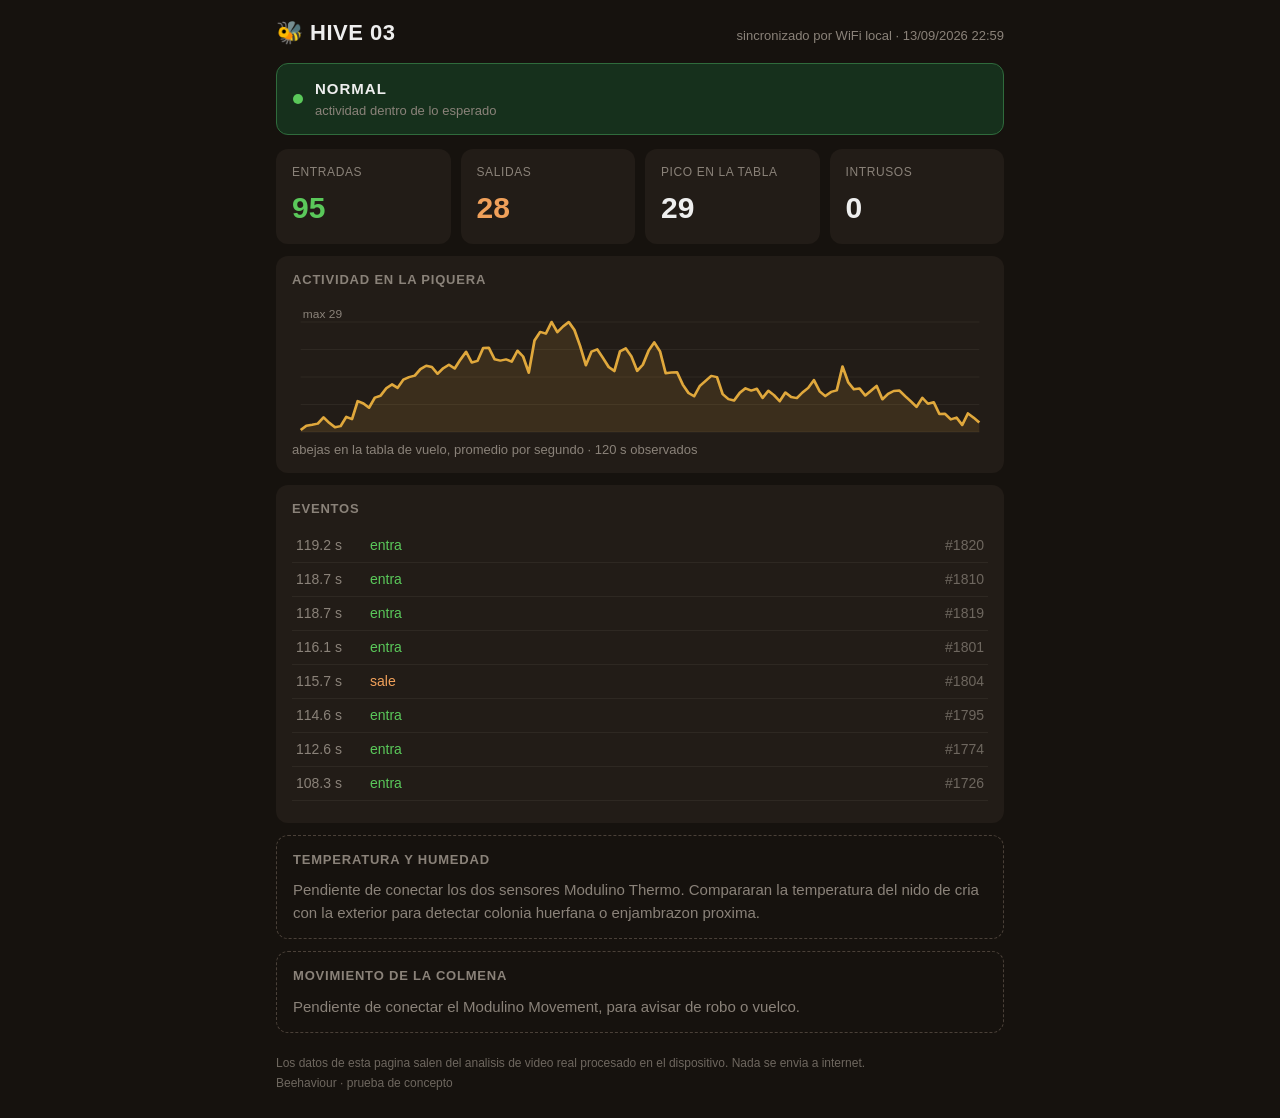
<file: docs/panel_apicultor.html>
<!doctype html>
<html lang="es"><head><meta charset="utf-8">
<meta name="viewport" content="width=device-width,initial-scale=1">
<title>Beehaviour · HIVE 03</title>
<style>
:root{color-scheme:dark}
*{box-sizing:border-box}
body{margin:0;background:#16120e;color:#eee;
 font:15px/1.5 -apple-system,BlinkMacSystemFont,"Segoe UI",Roboto,sans-serif}
.wrap{max-width:760px;margin:0 auto;padding:16px}
header{display:flex;align-items:baseline;justify-content:space-between;gap:12px;flex-wrap:wrap}
h1{font-size:22px;margin:0;letter-spacing:.5px}
.sub{color:#8a8279;font-size:13px}
.status{margin:14px 0;padding:14px 16px;border-radius:12px;display:flex;
 align-items:center;gap:12px}
.status.ok{background:#16301c;border:1px solid #2f6b3c}
.status.warn{background:#331a16;border:1px solid #8a3b2c}
.dot{width:10px;height:10px;border-radius:50%;flex:none}
.ok .dot{background:#5ac85a} .warn .dot{background:#e0503c}
.status b{letter-spacing:1px}
.grid{display:grid;grid-template-columns:repeat(auto-fit,minmax(150px,1fr));gap:10px;margin:12px 0}
.card{background:#221c17;border-radius:12px;padding:14px 16px}
.card .k{color:#8a8279;font-size:12px;letter-spacing:.6px;text-transform:uppercase}
.card .v{font-size:30px;font-weight:600;margin-top:4px}
.v.in{color:#5ac85a} .v.out{color:#f0a05a} .v.alert{color:#e0503c}
section{background:#221c17;border-radius:12px;padding:14px 16px;margin:12px 0}
section h2{font-size:13px;color:#8a8279;letter-spacing:.8px;text-transform:uppercase;margin:0 0 10px}
.spark{width:100%;height:140px;display:block}
table{width:100%;border-collapse:collapse;font-size:14px}
td{padding:6px 4px;border-bottom:1px solid #2e2822}
td.t{color:#8a8279;width:74px} td.id{color:#6e675f;text-align:right}
.e-in{color:#5ac85a} .e-out{color:#f0a05a} .e-alert{color:#e0503c;font-weight:600}
.scroll{max-height:280px;overflow:auto}
.pending{border:1px dashed #4a4038;background:none;color:#8a8279}
footer{color:#6e675f;font-size:12px;margin:20px 0 8px;line-height:1.7}
</style></head><body><div class="wrap">
<header>
  <h1>🐝 HIVE 03</h1>
  <span class="sub">sincronizado por WiFi local · 13/09/2026 22:59</span>
</header>

<div class="status ok"><span class="dot"></span>
  <div><b>NORMAL</b><div class="sub">actividad dentro de lo esperado</div></div></div>

<div class="grid">
  <div class="card"><div class="k">Entradas</div><div class="v in">95</div></div>
  <div class="card"><div class="k">Salidas</div><div class="v out">28</div></div>
  <div class="card"><div class="k">Pico en la tabla</div><div class="v">29</div></div>
  <div class="card"><div class="k">Intrusos</div>
    <div class="v ">0</div></div>
</div>

<section><h2>Actividad en la piquera</h2>
  <svg viewBox="0 0 640 140" preserveAspectRatio="none" class="spark"><line x1="8" y1="132.0" x2="632" y2="132.0" stroke="#2e2822" stroke-width="1"/><line x1="8" y1="104.5" x2="632" y2="104.5" stroke="#2e2822" stroke-width="1"/><line x1="8" y1="77.0" x2="632" y2="77.0" stroke="#2e2822" stroke-width="1"/><line x1="8" y1="49.5" x2="632" y2="49.5" stroke="#2e2822" stroke-width="1"/><line x1="8" y1="22.0" x2="632" y2="22.0" stroke="#2e2822" stroke-width="1"/><polygon points="8,132 8.0,130.0 13.2,125.8 18.5,124.8 23.7,123.6 29.0,117.4 34.2,122.8 39.5,127.3 44.7,126.1 49.9,116.8 55.2,119.1 60.4,101.1 65.7,103.5 70.9,107.7 76.2,97.6 81.4,95.8 86.7,88.3 91.9,84.4 97.1,87.9 102.4,79.6 107.6,77.1 112.9,75.6 118.1,69.1 123.4,65.8 128.6,67.0 133.8,73.8 139.1,68.2 144.3,64.8 149.6,68.5 154.8,59.7 160.1,51.7 165.3,62.5 170.6,60.9 175.8,48.0 181.0,47.8 186.3,59.2 191.5,60.6 196.8,59.4 202.0,61.6 207.3,50.7 212.5,56.5 217.7,72.7 223.0,40.5 228.2,31.9 233.5,33.6 238.7,22.0 244.0,32.1 249.2,26.5 254.5,22.0 259.7,30.0 264.9,45.9 270.2,65.2 275.4,51.6 280.7,49.3 285.9,57.9 291.2,67.0 296.4,71.1 301.6,51.4 306.9,48.4 312.1,56.4 317.4,70.9 322.6,64.8 327.9,50.7 333.1,42.3 338.4,51.3 343.6,73.3 348.8,72.6 354.1,72.3 359.3,84.6 364.6,93.0 369.8,96.3 375.1,85.8 380.3,80.8 385.5,75.9 390.8,77.1 396.0,94.2 401.3,99.1 406.5,100.5 411.8,92.8 417.0,88.3 422.3,90.6 427.5,88.8 432.7,97.9 438.0,90.7 443.2,95.1 448.5,101.2 453.7,92.5 459.0,97.0 464.2,98.1 469.4,92.5 474.7,87.9 479.9,80.1 485.2,91.3 490.4,96.1 495.7,91.9 500.9,90.4 506.2,66.4 511.4,82.2 516.6,89.2 521.9,88.5 527.1,95.5 532.4,90.7 537.6,85.9 542.9,99.3 548.1,93.9 553.3,91.0 558.6,90.6 563.8,96.1 569.1,101.4 574.3,106.9 579.6,97.8 584.8,103.8 590.1,102.3 595.3,114.1 600.5,113.8 605.8,119.4 611.0,117.6 616.3,124.9 621.5,113.4 626.8,117.7 632.0,122.5 632.0,132" fill="#e0a83c22"/><polyline points="8.0,130.0 13.2,125.8 18.5,124.8 23.7,123.6 29.0,117.4 34.2,122.8 39.5,127.3 44.7,126.1 49.9,116.8 55.2,119.1 60.4,101.1 65.7,103.5 70.9,107.7 76.2,97.6 81.4,95.8 86.7,88.3 91.9,84.4 97.1,87.9 102.4,79.6 107.6,77.1 112.9,75.6 118.1,69.1 123.4,65.8 128.6,67.0 133.8,73.8 139.1,68.2 144.3,64.8 149.6,68.5 154.8,59.7 160.1,51.7 165.3,62.5 170.6,60.9 175.8,48.0 181.0,47.8 186.3,59.2 191.5,60.6 196.8,59.4 202.0,61.6 207.3,50.7 212.5,56.5 217.7,72.7 223.0,40.5 228.2,31.9 233.5,33.6 238.7,22.0 244.0,32.1 249.2,26.5 254.5,22.0 259.7,30.0 264.9,45.9 270.2,65.2 275.4,51.6 280.7,49.3 285.9,57.9 291.2,67.0 296.4,71.1 301.6,51.4 306.9,48.4 312.1,56.4 317.4,70.9 322.6,64.8 327.9,50.7 333.1,42.3 338.4,51.3 343.6,73.3 348.8,72.6 354.1,72.3 359.3,84.6 364.6,93.0 369.8,96.3 375.1,85.8 380.3,80.8 385.5,75.9 390.8,77.1 396.0,94.2 401.3,99.1 406.5,100.5 411.8,92.8 417.0,88.3 422.3,90.6 427.5,88.8 432.7,97.9 438.0,90.7 443.2,95.1 448.5,101.2 453.7,92.5 459.0,97.0 464.2,98.1 469.4,92.5 474.7,87.9 479.9,80.1 485.2,91.3 490.4,96.1 495.7,91.9 500.9,90.4 506.2,66.4 511.4,82.2 516.6,89.2 521.9,88.5 527.1,95.5 532.4,90.7 537.6,85.9 542.9,99.3 548.1,93.9 553.3,91.0 558.6,90.6 563.8,96.1 569.1,101.4 574.3,106.9 579.6,97.8 584.8,103.8 590.1,102.3 595.3,114.1 600.5,113.8 605.8,119.4 611.0,117.6 616.3,124.9 621.5,113.4 626.8,117.7 632.0,122.5" fill="none" stroke="#e0a83c" stroke-width="2.5" stroke-linejoin="round"/><text x="10" y="18" fill="#8a8279" font-size="11">max 29</text></svg>
  <div class="sub">abejas en la tabla de vuelo, promedio por segundo · 120 s observados</div>
</section>

<section><h2>Eventos</h2><div class="scroll"><table><tr><td class="t">119.2 s</td><td class="e-in">entra</td><td class="id">#1820</td></tr><tr><td class="t">118.7 s</td><td class="e-in">entra</td><td class="id">#1810</td></tr><tr><td class="t">118.7 s</td><td class="e-in">entra</td><td class="id">#1819</td></tr><tr><td class="t">116.1 s</td><td class="e-in">entra</td><td class="id">#1801</td></tr><tr><td class="t">115.7 s</td><td class="e-out">sale</td><td class="id">#1804</td></tr><tr><td class="t">114.6 s</td><td class="e-in">entra</td><td class="id">#1795</td></tr><tr><td class="t">112.6 s</td><td class="e-in">entra</td><td class="id">#1774</td></tr><tr><td class="t">108.3 s</td><td class="e-in">entra</td><td class="id">#1726</td></tr><tr><td class="t">108.6 s</td><td class="e-out">sale</td><td class="id">#1730</td></tr><tr><td class="t">106.7 s</td><td class="e-in">entra</td><td class="id">#1684</td></tr><tr><td class="t">106.6 s</td><td class="e-in">entra</td><td class="id">#1695</td></tr><tr><td class="t">103.8 s</td><td class="e-in">entra</td><td class="id">#1669</td></tr><tr><td class="t">99.7 s</td><td class="e-in">entra</td><td class="id">#1614</td></tr><tr><td class="t">99.1 s</td><td class="e-in">entra</td><td class="id">#1611</td></tr><tr><td class="t">99.5 s</td><td class="e-in">entra</td><td class="id">#1632</td></tr><tr><td class="t">97.9 s</td><td class="e-in">entra</td><td class="id">#1592</td></tr><tr><td class="t">98.2 s</td><td class="e-in">entra</td><td class="id">#1604</td></tr><tr><td class="t">97.6 s</td><td class="e-in">entra</td><td class="id">#1608</td></tr><tr><td class="t">97.1 s</td><td class="e-out">sale</td><td class="id">#1596</td></tr><tr><td class="t">92.0 s</td><td class="e-in">entra</td><td class="id">#1489</td></tr><tr><td class="t">90.9 s</td><td class="e-in">entra</td><td class="id">#1499</td></tr><tr><td class="t">86.2 s</td><td class="e-in">entra</td><td class="id">#1424</td></tr><tr><td class="t">85.7 s</td><td class="e-out">sale</td><td class="id">#1423</td></tr><tr><td class="t">81.5 s</td><td class="e-in">entra</td><td class="id">#1365</td></tr><tr><td class="t">81.3 s</td><td class="e-in">entra</td><td class="id">#1367</td></tr><tr><td class="t">82.0 s</td><td class="e-in">entra</td><td class="id">#1385</td></tr><tr><td class="t">80.7 s</td><td class="e-in">entra</td><td class="id">#1346</td></tr><tr><td class="t">77.7 s</td><td class="e-in">entra</td><td class="id">#1319</td></tr><tr><td class="t">77.5 s</td><td class="e-in">entra</td><td class="id">#1328</td></tr><tr><td class="t">75.5 s</td><td class="e-in">entra</td><td class="id">#1187</td></tr><tr><td class="t">74.3 s</td><td class="e-in">entra</td><td class="id">#1200</td></tr><tr><td class="t">74.0 s</td><td class="e-in">entra</td><td class="id">#1260</td></tr><tr><td class="t">69.8 s</td><td class="e-in">entra</td><td class="id">#1214</td></tr><tr><td class="t">70.2 s</td><td class="e-in">entra</td><td class="id">#1217</td></tr><tr><td class="t">67.2 s</td><td class="e-in">entra</td><td class="id">#1128</td></tr><tr><td class="t">67.1 s</td><td class="e-in">entra</td><td class="id">#1122</td></tr><tr><td class="t">62.7 s</td><td class="e-in">entra</td><td class="id">#1126</td></tr><tr><td class="t">62.2 s</td><td class="e-out">sale</td><td class="id">#1021</td></tr><tr><td class="t">61.0 s</td><td class="e-out">sale</td><td class="id">#1065</td></tr><tr><td class="t">60.6 s</td><td class="e-in">entra</td><td class="id">#1026</td></tr></table></div></section>

<section class="pending"><h2>Temperatura y humedad</h2>
  Pendiente de conectar los dos sensores Modulino Thermo.
  Compararan la temperatura del nido de cria con la exterior para detectar
  colonia huerfana o enjambrazon proxima.
</section>

<section class="pending"><h2>Movimiento de la colmena</h2>
  Pendiente de conectar el Modulino Movement, para avisar de robo o vuelco.
</section>

<footer>
  Los datos de esta pagina salen del analisis de video real procesado en el
  dispositivo. Nada se envia a internet.<br>
  Beehaviour · prueba de concepto
</footer>
</div></body></html>
</file>
